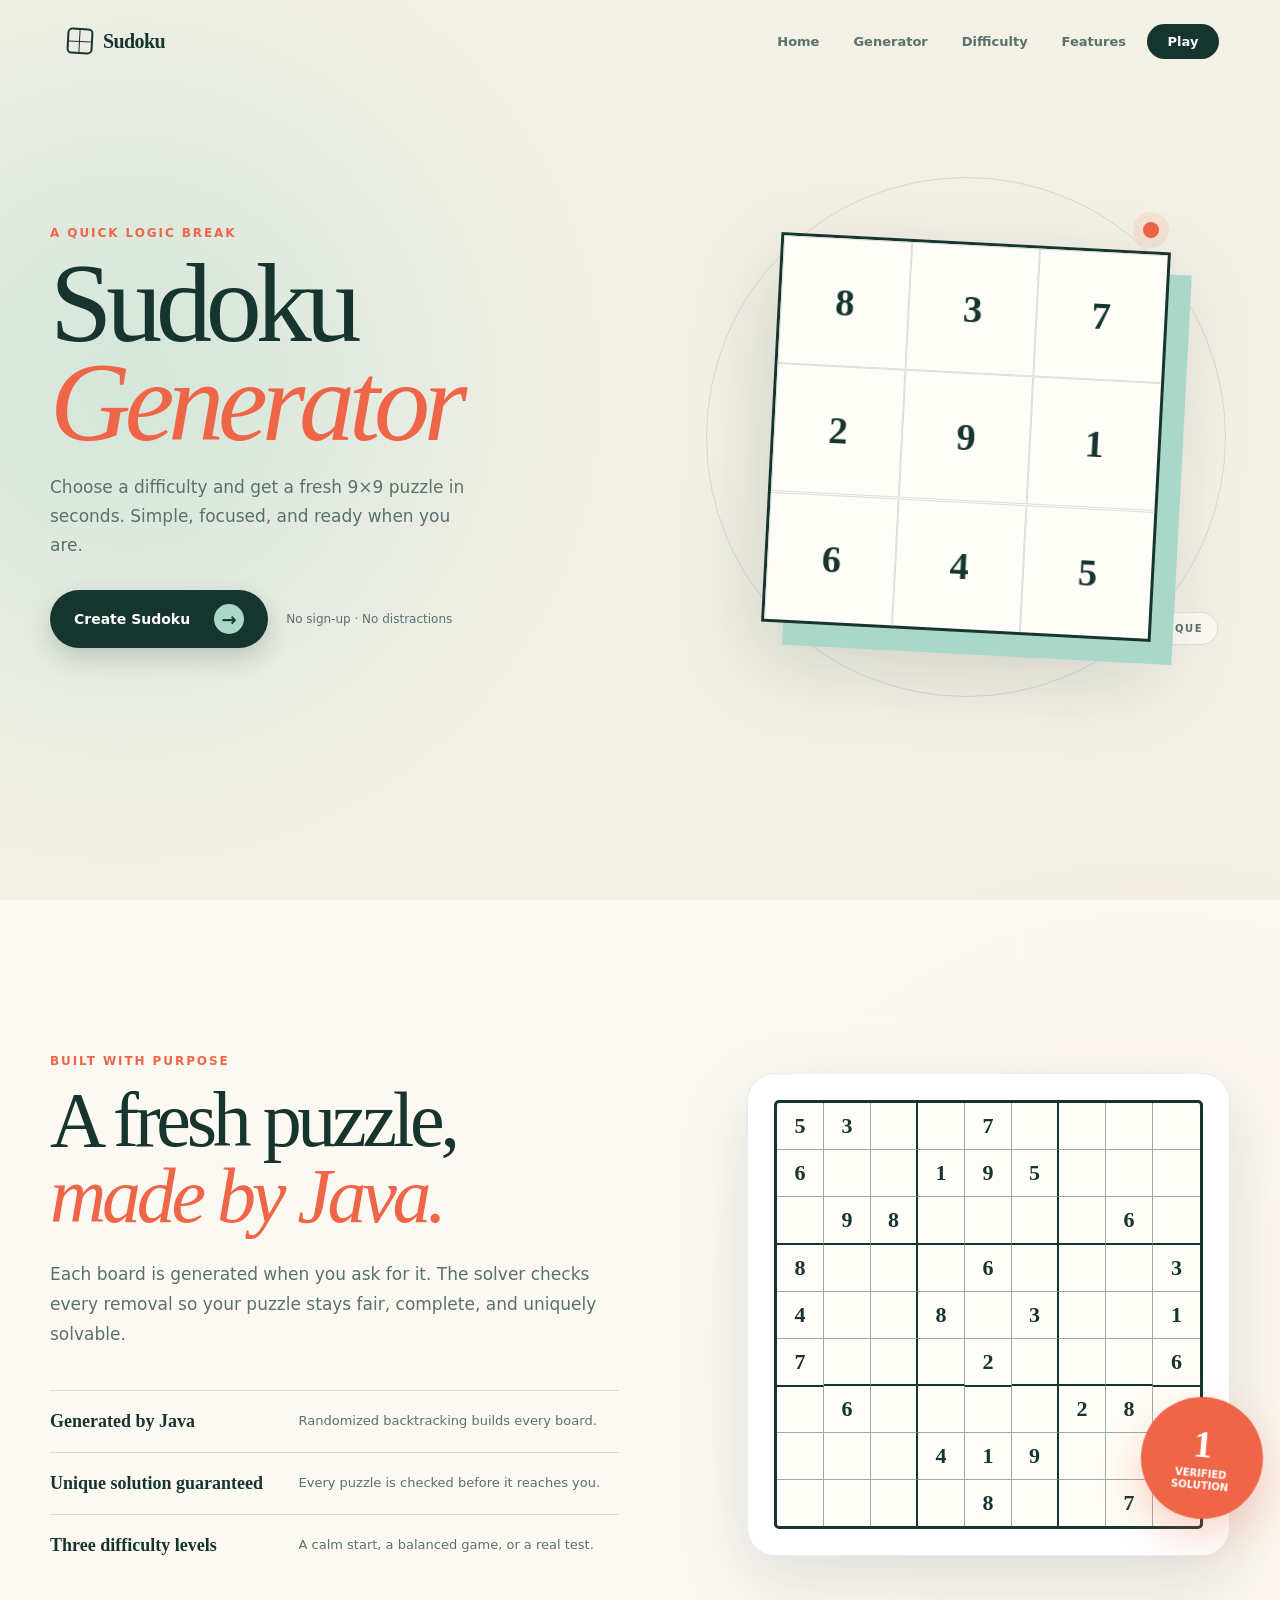
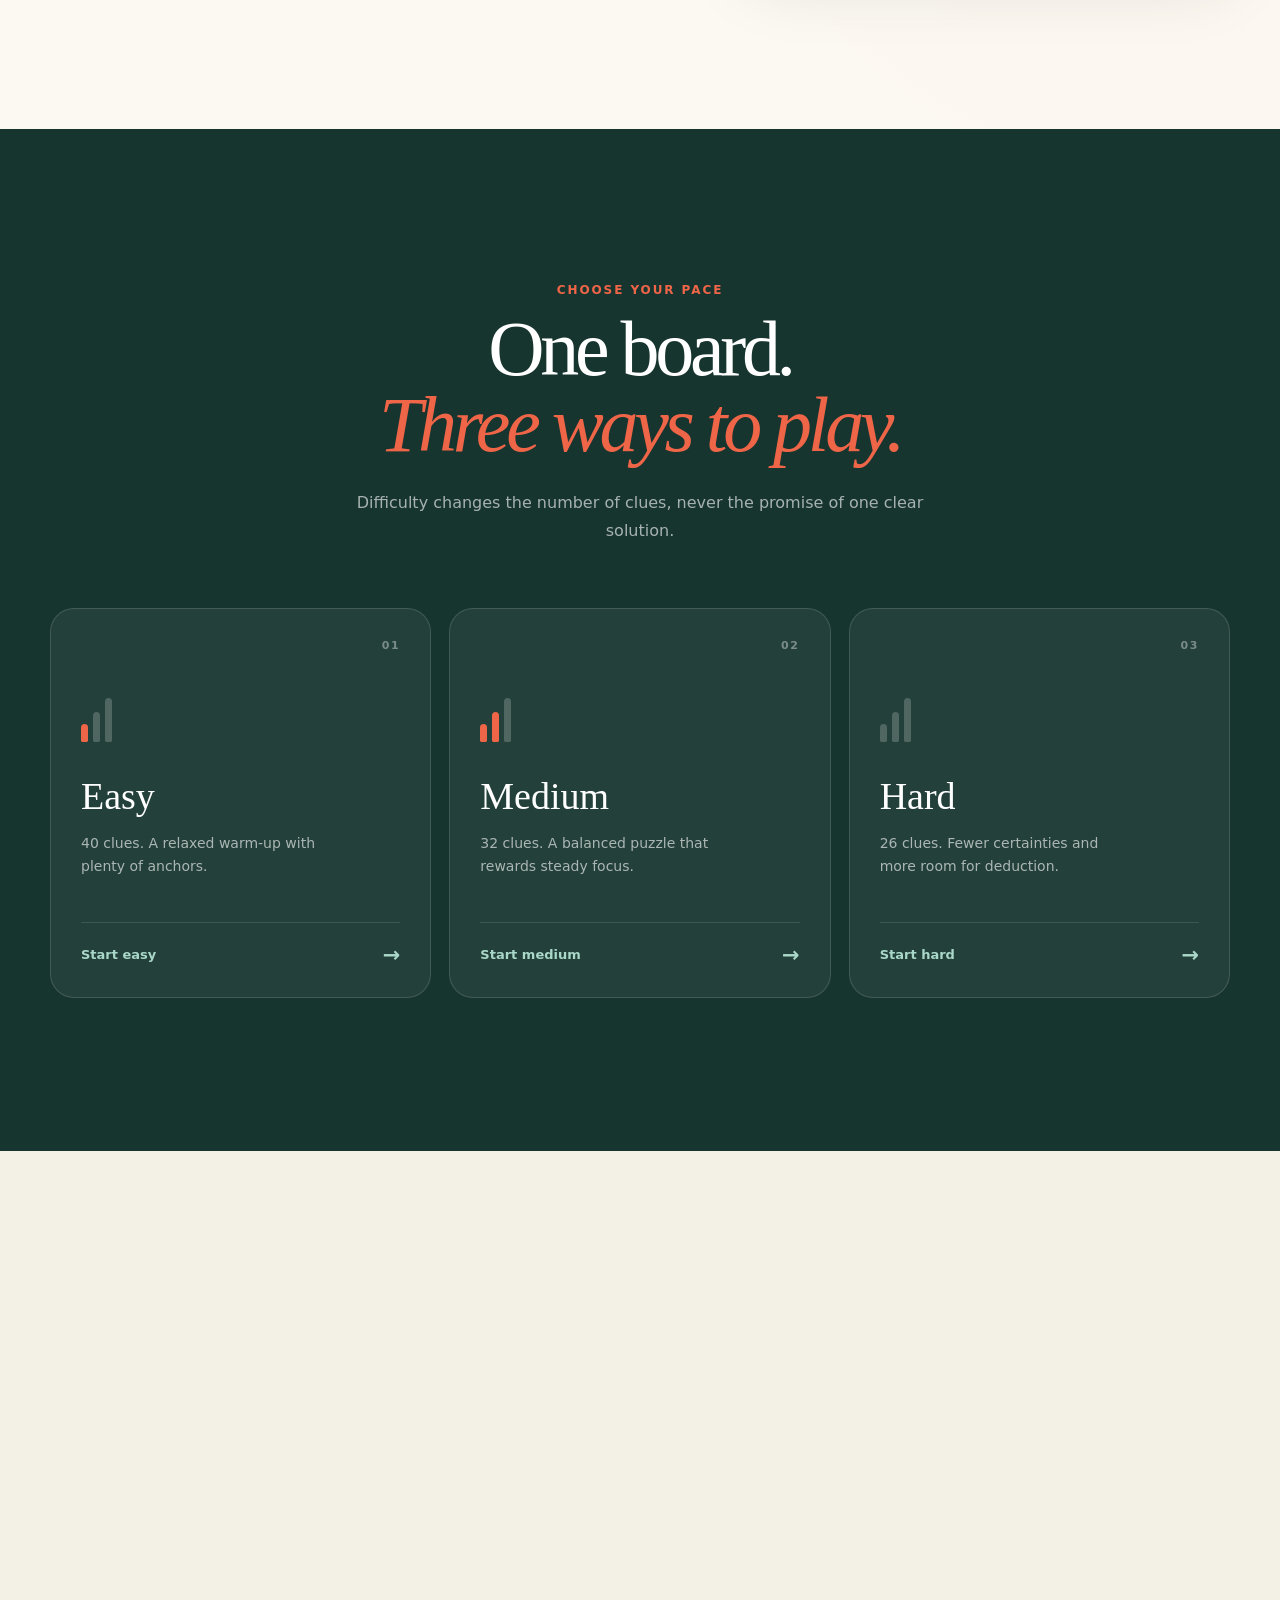
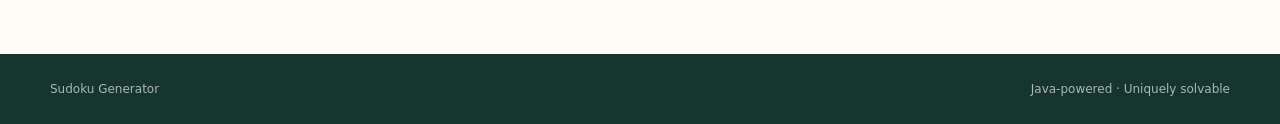
<file: src/main/resources/static/index.html>
<!DOCTYPE html>
<html lang="en">
<head>
  <meta charset="UTF-8">
  <meta name="viewport" content="width=device-width, initial-scale=1.0">
  <meta name="description" content="Generate unique Sudoku puzzles and solve them in a focused, interactive player.">
  <title>Sudoku Generator</title>
  <link rel="stylesheet" href="styles.css">
</head>
<body class="home-page motion-pending">
  <a class="skip-link" href="#main-content">Skip to content</a>

  <header class="site-header" data-site-header>
    <nav class="site-nav" aria-label="Primary navigation">
      <a class="nav-brand" href="#home" aria-label="Sudoku Generator home">
        <span class="nav-brand-grid" aria-hidden="true"><i></i><i></i><i></i><i></i></span>
        <span>Sudoku</span>
      </a>

      <button
        class="nav-menu-button"
        type="button"
        aria-expanded="false"
        aria-controls="primary-nav-links"
        aria-label="Open navigation menu"
        data-menu-button
      >
        <span></span><span></span>
      </button>

      <div class="nav-links" id="primary-nav-links" data-nav-links>
        <a href="#home">Home</a>
        <a href="#generator">Generator</a>
        <a href="#difficulty">Difficulty</a>
        <a href="#features">Features</a>
        <a class="nav-play" href="difficulty.html" data-page-link>Play</a>
      </div>
    </nav>
  </header>

  <main class="home-main" id="main-content">
    <section class="home-section hero-section" id="home" aria-labelledby="page-title">
      <div class="home-container hero-layout">
        <div class="hero-copy">
          <p class="eyebrow hero-eyebrow">A QUICK LOGIC BREAK</p>
          <h1 id="page-title" class="hero-title">Sudoku<br><span>Generator</span></h1>
          <p class="intro hero-intro">
            Choose a difficulty and get a fresh 9×9 puzzle in seconds.
            Simple, focused, and ready when you are.
          </p>

          <div class="hero-actions">
            <a class="button button-primary button-large hero-button" href="difficulty.html" data-page-link>
              Create Sudoku
              <span class="button-arrow" aria-hidden="true">→</span>
            </a>
            <p class="small-note">No sign-up · No distractions</p>
          </div>
        </div>

        <div class="hero-visual" aria-hidden="true">
          <div class="hero-orbit"></div>
          <div class="brand-mark hero-board">
            <span>8</span><span>3</span><span>7</span>
            <span>2</span><span>9</span><span>1</span>
            <span>6</span><span>4</span><span>5</span>
          </div>
          <span class="hero-caption">9 × 9 · UNIQUE</span>
        </div>
      </div>
    </section>

    <section class="home-section generator-section" id="generator" aria-labelledby="generator-title">
      <div class="home-container generator-layout">
        <div class="section-copy" data-reveal>
          <p class="eyebrow">BUILT WITH PURPOSE</p>
          <h2 id="generator-title">A fresh puzzle,<br><span>made by Java.</span></h2>
          <p class="section-intro">
            Each board is generated when you ask for it. The solver checks every removal so your puzzle stays fair, complete, and uniquely solvable.
          </p>

          <ul class="generator-points" aria-label="Generator guarantees">
            <li data-reveal data-reveal-order="0"><strong>Generated by Java</strong><span>Randomized backtracking builds every board.</span></li>
            <li data-reveal data-reveal-order="1"><strong>Unique solution guaranteed</strong><span>Every puzzle is checked before it reaches you.</span></li>
            <li data-reveal data-reveal-order="2"><strong>Three difficulty levels</strong><span>A calm start, a balanced game, or a real test.</span></li>
          </ul>
        </div>

        <div class="generator-visual" data-reveal data-reveal-board>
          <div
            class="motion-sudoku-board"
            data-motion-board
            data-board="530070000600195000098000060800060003400803001700020006060000280000419005000080079"
            aria-hidden="true"
          ></div>
          <div class="generator-badge">
            <strong>1</strong>
            <span>verified solution</span>
          </div>
        </div>
      </div>
    </section>

    <section class="home-section difficulty-showcase" id="difficulty" aria-labelledby="difficulty-title">
      <div class="home-container">
        <div class="centered-heading" data-reveal>
          <p class="eyebrow">CHOOSE YOUR PACE</p>
          <h2 id="difficulty-title">One board.<br><span>Three ways to play.</span></h2>
          <p>Difficulty changes the number of clues, never the promise of one clear solution.</p>
        </div>

        <div class="difficulty-showcase-grid">
          <a class="difficulty-showcase-card easy" href="result.html?difficulty=Easy" data-page-link data-reveal data-reveal-order="0">
            <span class="showcase-number">01</span>
            <span class="level-icon" aria-hidden="true"><i></i><i></i><i></i></span>
            <strong>Easy</strong>
            <p>40 clues. A relaxed warm-up with plenty of anchors.</p>
            <span class="showcase-link">Start easy <i aria-hidden="true">→</i></span>
          </a>

          <a class="difficulty-showcase-card medium" href="result.html?difficulty=Medium" data-page-link data-reveal data-reveal-order="1">
            <span class="showcase-number">02</span>
            <span class="level-icon" aria-hidden="true"><i></i><i></i><i></i></span>
            <strong>Medium</strong>
            <p>32 clues. A balanced puzzle that rewards steady focus.</p>
            <span class="showcase-link">Start medium <i aria-hidden="true">→</i></span>
          </a>

          <a class="difficulty-showcase-card hard" href="result.html?difficulty=Hard" data-page-link data-reveal data-reveal-order="2">
            <span class="showcase-number">03</span>
            <span class="level-icon" aria-hidden="true"><i></i><i></i><i></i></span>
            <strong>Hard</strong>
            <p>26 clues. Fewer certainties and more room for deduction.</p>
            <span class="showcase-link">Start hard <i aria-hidden="true">→</i></span>
          </a>
        </div>
      </div>
    </section>

    <section class="home-section features-section" id="features" aria-labelledby="features-title">
      <div class="home-container">
        <div class="features-heading" data-reveal>
          <div>
            <p class="eyebrow">A SOLVER THAT STAYS OUT OF THE WAY</p>
            <h2 id="features-title">Everything you need.<br><span>Nothing you don’t.</span></h2>
          </div>
          <p>Clear feedback when you need it, quiet focus when you don’t.</p>
        </div>

        <div class="feature-grid">
          <article class="feature-card feature-card-wide" data-reveal data-reveal-order="0">
            <span class="feature-icon keyboard-icon" aria-hidden="true"><i>1</i><i>2</i><i>3</i></span>
            <div><h3>Keyboard Input</h3><p>Enter numbers, erase values, and move through the board without leaving the keyboard.</p></div>
          </article>
          <article class="feature-card" data-reveal data-reveal-order="1">
            <span class="feature-icon conflict-icon" aria-hidden="true">!</span>
            <div><h3>Conflict Detection</h3><p>Duplicates are marked immediately across rows, columns, and boxes.</p></div>
          </article>
          <article class="feature-card" data-reveal data-reveal-order="2">
            <span class="feature-icon check-icon" aria-hidden="true">✓</span>
            <div><h3>Check Progress</h3><p>See what is right and wrong without revealing untouched answers.</p></div>
          </article>
          <article class="feature-card" data-reveal data-reveal-order="3">
            <span class="feature-icon hint-icon" aria-hidden="true">✦</span>
            <div><h3>Hints</h3><p>Use up to three gentle nudges when your next move is not clear.</p></div>
          </article>
          <article class="feature-card feature-card-wide timer-feature" data-reveal data-reveal-order="4">
            <span class="feature-time" aria-hidden="true">08:42</span>
            <div><h3>Timer</h3><p>Your time starts with the puzzle and pauses when you reveal the solution.</p></div>
          </article>
        </div>
      </div>
    </section>

    <section class="home-section final-cta-section" id="play" aria-labelledby="play-title">
      <div class="final-cta" data-reveal>
        <p class="eyebrow">YOUR NEXT MOVE IS READY</p>
        <h2 id="play-title">Take a quiet moment.<br><span>Start a puzzle.</span></h2>
        <a class="button button-primary button-large cta-button" href="difficulty.html" data-page-link>
          Start a Puzzle
          <span class="button-arrow" aria-hidden="true">→</span>
        </a>
      </div>
    </section>
  </main>

  <footer class="site-footer">
    <span>Sudoku Generator</span>
    <span>Java-powered · Uniquely solvable</span>
  </footer>

  <script src="script.js"></script>
</body>
</html>
</file>
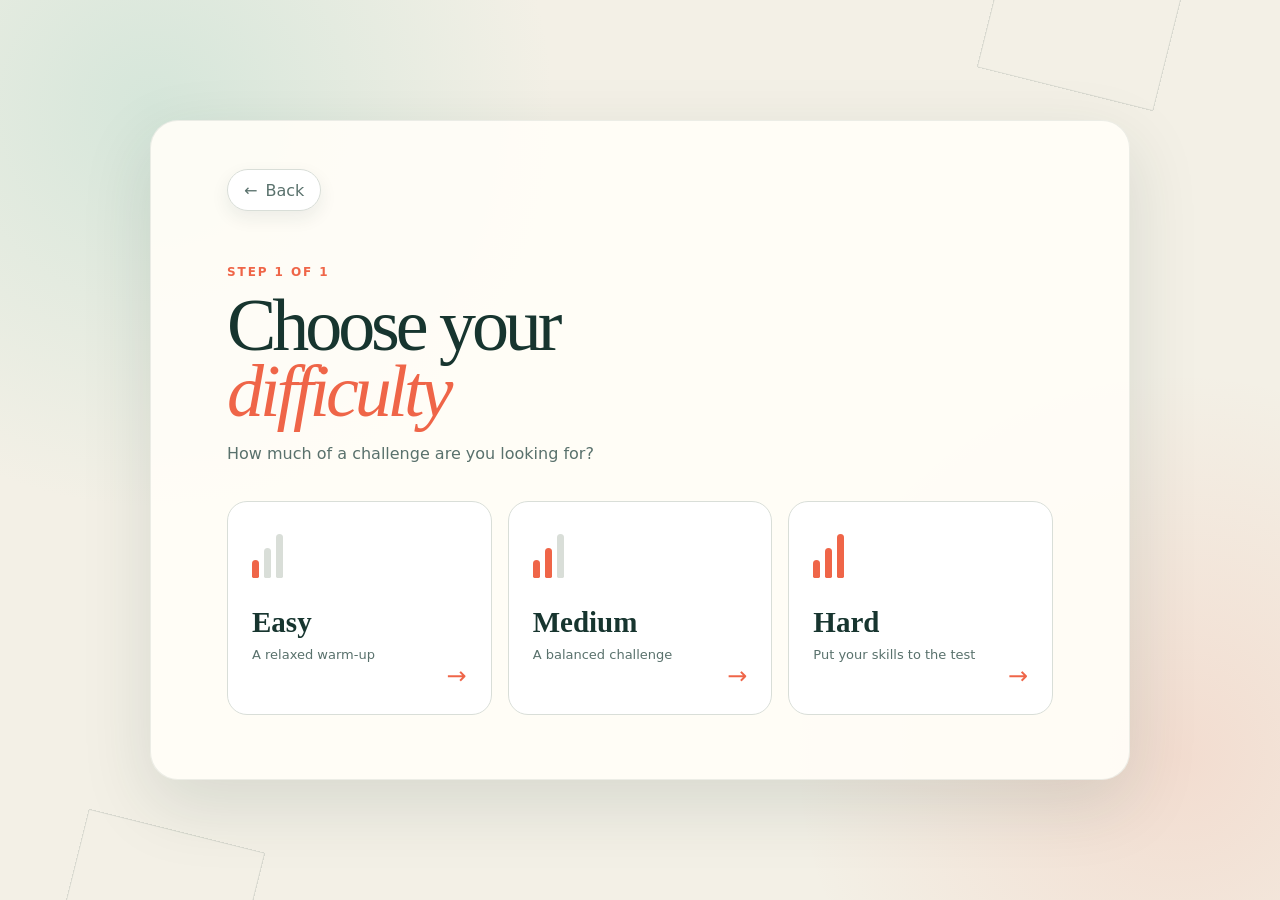
<file: src/main/resources/static/difficulty.html>
<!DOCTYPE html>
<html lang="en">
<head>
  <meta charset="UTF-8">
  <meta name="viewport" content="width=device-width, initial-scale=1.0">
  <meta name="description" content="Choose a difficulty for your Sudoku puzzle.">
  <title>Choose Difficulty | Sudoku Generator</title>
  <link rel="stylesheet" href="styles.css">
</head>
<body class="difficulty-page motion-pending">
  <main class="page-shell">
    <section class="content-card difficulty-card" aria-labelledby="page-title" data-page-card>
      <button
        class="back-link back-button"
        type="button"
        data-back-button
        data-fallback="index.html"
        aria-label="Go back to the previous page"
      >
        <span aria-hidden="true">←</span> Back
      </button>

      <div class="section-heading">
        <p class="eyebrow">STEP 1 OF 1</p>
        <h1 id="page-title">Choose your<br><span>difficulty</span></h1>
        <p>How much of a challenge are you looking for?</p>
      </div>

      <div class="difficulty-options">
        <a class="difficulty-option easy" href="result.html?difficulty=Easy" data-page-link data-difficulty-order="0">
          <span class="level-icon" aria-hidden="true">
            <i></i><i></i><i></i>
          </span>
          <span class="level-text">
            <strong>Easy</strong>
            <small>A relaxed warm-up</small>
          </span>
          <span class="option-arrow" aria-hidden="true">→</span>
        </a>

        <a class="difficulty-option medium" href="result.html?difficulty=Medium" data-page-link data-difficulty-order="1">
          <span class="level-icon" aria-hidden="true">
            <i></i><i></i><i></i>
          </span>
          <span class="level-text">
            <strong>Medium</strong>
            <small>A balanced challenge</small>
          </span>
          <span class="option-arrow" aria-hidden="true">→</span>
        </a>

        <a class="difficulty-option hard" href="result.html?difficulty=Hard" data-page-link data-difficulty-order="2">
          <span class="level-icon" aria-hidden="true">
            <i></i><i></i><i></i>
          </span>
          <span class="level-text">
            <strong>Hard</strong>
            <small>Put your skills to the test</small>
          </span>
          <span class="option-arrow" aria-hidden="true">→</span>
        </a>
      </div>
    </section>
  </main>

  <script src="script.js"></script>
</body>
</html>
</file>
<file: src/main/resources/static/styles.css>
:root {
  --ink: #17352f;
  --ink-soft: #59716c;
  --paper: #fffdf7;
  --paper-deep: #f3f0e6;
  --accent: #ef6548;
  --accent-dark: #d94d33;
  --mint: #a9d7c8;
  --line: #d9ded8;
  --grid-line: #9ca9a4;
  --shadow: 0 24px 70px rgba(23, 53, 47, 0.13);
  --radius-large: 28px;
  --radius-small: 14px;
  --motion-fast: 160ms;
  --motion-normal: 280ms;
  --motion-slow: 620ms;
  --ease-standard: cubic-bezier(0.22, 1, 0.36, 1);
  --ease-press: cubic-bezier(0.4, 0, 0.2, 1);
}

* {
  box-sizing: border-box;
}

html {
  min-height: 100%;
  scroll-behavior: smooth;
  scroll-padding-top: 92px;
}

body {
  min-height: 100vh;
  margin: 0;
  overflow-x: hidden;
  color: var(--ink);
  background:
    radial-gradient(circle at 12% 12%, rgba(169, 215, 200, 0.4), transparent 25rem),
    radial-gradient(circle at 92% 84%, rgba(239, 101, 72, 0.14), transparent 24rem),
    var(--paper-deep);
  font-family: Inter, ui-sans-serif, system-ui, -apple-system, BlinkMacSystemFont, "Segoe UI", sans-serif;
}

body::before,
body::after {
  position: fixed;
  z-index: -1;
  width: 180px;
  height: 180px;
  border: 1px solid rgba(23, 53, 47, 0.12);
  content: "";
  transform: rotate(14deg);
}

body::before {
  top: -90px;
  right: 8%;
}

body::after {
  bottom: -110px;
  left: 5%;
}

a {
  color: inherit;
}

button,
a {
  -webkit-tap-highlight-color: transparent;
}

.page-shell,
.result-shell {
  display: grid;
  min-height: 100vh;
  place-items: center;
  padding: 32px 20px;
}

.hero-card,
.content-card,
.result-card {
  width: min(100%, 980px);
  overflow: hidden;
  border: 1px solid rgba(23, 53, 47, 0.08);
  border-radius: var(--radius-large);
  background: rgba(255, 253, 247, 0.94);
  box-shadow: var(--shadow);
}

.hero-card {
  position: relative;
  padding: 72px clamp(32px, 8vw, 92px);
}

.hero-card::after {
  position: absolute;
  right: -120px;
  bottom: -180px;
  width: 430px;
  height: 430px;
  border: 76px solid rgba(169, 215, 200, 0.34);
  border-radius: 50%;
  content: "";
}

.brand-mark {
  position: absolute;
  top: 50%;
  right: clamp(42px, 9vw, 110px);
  z-index: 1;
  display: grid;
  width: min(31vw, 260px);
  aspect-ratio: 1;
  grid-template-columns: repeat(3, 1fr);
  border: 3px solid var(--ink);
  background: var(--paper);
  box-shadow: 16px 16px 0 var(--mint);
  transform: translateY(-50%) rotate(3deg);
}

.brand-mark span {
  display: grid;
  place-items: center;
  border: 1px solid var(--line);
  font-family: Georgia, "Times New Roman", serif;
  font-size: clamp(18px, 2.5vw, 30px);
  font-weight: 700;
}

.brand-mark span:nth-child(3n) {
  border-right: 0;
}

.brand-mark span:nth-child(n + 7) {
  border-bottom: 0;
}

.eyebrow {
  margin: 0 0 14px;
  color: var(--accent);
  font-size: 12px;
  font-weight: 800;
  letter-spacing: 0.16em;
}

h1,
h2,
p {
  margin-top: 0;
}

h1 {
  max-width: 620px;
  margin-bottom: 22px;
  font-family: Georgia, "Times New Roman", serif;
  font-size: clamp(52px, 8vw, 88px);
  font-weight: 500;
  letter-spacing: -0.055em;
  line-height: 0.88;
}

h1 span {
  color: var(--accent);
  font-style: italic;
}

.intro {
  position: relative;
  z-index: 2;
  max-width: 430px;
  margin-bottom: 30px;
  color: var(--ink-soft);
  font-size: 17px;
  line-height: 1.7;
}

.button {
  display: inline-flex;
  min-height: 50px;
  align-items: center;
  justify-content: center;
  gap: 24px;
  border: 0;
  border-radius: 999px;
  cursor: pointer;
  font: inherit;
  font-size: 14px;
  font-weight: 800;
  text-decoration: none;
  transition: transform 180ms ease, box-shadow 180ms ease, background 180ms ease;
}

.button:hover {
  transform: translateY(-2px);
}

.button:disabled {
  cursor: not-allowed;
  opacity: 0.55;
  transform: none;
}

.button:focus-visible,
.difficulty-option:focus-visible,
.back-link:focus-visible {
  outline: 3px solid rgba(239, 101, 72, 0.35);
  outline-offset: 4px;
}

.button-large {
  position: relative;
  z-index: 2;
  min-width: 206px;
  min-height: 58px;
  padding: 0 22px 0 28px;
}

.button-primary {
  padding-right: 24px;
  padding-left: 24px;
  color: #fff;
  background: var(--ink);
  box-shadow: 0 10px 24px rgba(23, 53, 47, 0.2);
}

.button-primary:hover {
  background: #21483f;
  box-shadow: 0 14px 28px rgba(23, 53, 47, 0.24);
}

.button-arrow {
  display: grid;
  width: 30px;
  height: 30px;
  place-items: center;
  border-radius: 50%;
  color: var(--ink);
  background: var(--mint);
  font-size: 18px;
}

.small-note {
  position: relative;
  z-index: 2;
  margin: 18px 0 0 18px;
  color: var(--ink-soft);
  font-size: 12px;
}

.content-card {
  position: relative;
  padding: 48px clamp(28px, 7vw, 76px) 64px;
}

.back-link {
  display: inline-flex;
  align-items: center;
  gap: 8px;
  color: var(--ink-soft);
  font-size: 14px;
  font-weight: 700;
  text-decoration: none;
}

.back-button {
  min-height: 42px;
  padding: 0 16px;
  border: 1px solid var(--line);
  border-radius: 999px;
  cursor: pointer;
  background: #fff;
  box-shadow: 0 7px 18px rgba(23, 53, 47, 0.08);
  font: inherit;
  transition: border-color 180ms ease, color 180ms ease, transform 180ms ease;
}

.back-button:hover {
  border-color: rgba(239, 101, 72, 0.5);
  transform: translateY(-2px);
}

.back-link:hover {
  color: var(--accent);
}

.section-heading {
  margin: 54px 0 38px;
}

.section-heading h1 {
  margin-bottom: 20px;
  font-size: clamp(46px, 7vw, 74px);
}

.section-heading > p:last-child {
  margin: 0;
  color: var(--ink-soft);
  font-size: 16px;
}

.difficulty-options {
  display: grid;
  grid-template-columns: repeat(3, 1fr);
  gap: 16px;
}

.difficulty-option {
  display: flex;
  min-height: 210px;
  flex-direction: column;
  padding: 24px;
  border: 1px solid var(--line);
  border-radius: 20px;
  background: #fff;
  text-decoration: none;
  transition: border-color 180ms ease, box-shadow 180ms ease, transform 180ms ease;
}

.difficulty-option:hover {
  border-color: rgba(239, 101, 72, 0.5);
  box-shadow: 0 18px 35px rgba(23, 53, 47, 0.1);
  transform: translateY(-5px);
}

.level-icon {
  display: flex;
  height: 52px;
  align-items: flex-end;
  gap: 5px;
  margin-bottom: 28px;
}

.level-icon i {
  display: block;
  width: 7px;
  border-radius: 5px 5px 2px 2px;
  background: var(--line);
}

.level-icon i:nth-child(1) {
  height: 18px;
}

.level-icon i:nth-child(2) {
  height: 30px;
}

.level-icon i:nth-child(3) {
  height: 44px;
}

.easy .level-icon i:first-child,
.medium .level-icon i:nth-child(-n + 2),
.hard .level-icon i {
  background: var(--accent);
}

.level-text {
  display: flex;
  flex-direction: column;
  gap: 8px;
}

.level-text strong {
  font-family: Georgia, "Times New Roman", serif;
  font-size: 29px;
}

.level-text small {
  color: var(--ink-soft);
  font-size: 13px;
}

.option-arrow {
  align-self: flex-end;
  margin-top: auto;
  color: var(--accent);
  font-size: 24px;
}

.result-shell {
  padding-top: 26px;
  padding-bottom: 26px;
}

.result-card {
  width: min(100%, 1080px);
  padding: clamp(28px, 5vw, 54px);
}

.result-back-button {
  margin-bottom: 28px;
}

.result-header {
  display: flex;
  align-items: flex-end;
  justify-content: space-between;
  gap: 30px;
  margin-bottom: 38px;
}

.result-header h1 {
  margin: 0;
  font-size: clamp(44px, 6vw, 70px);
}

.puzzle-meta {
  display: flex;
  flex-wrap: wrap;
  gap: 28px;
  margin: 0;
}

.puzzle-meta div {
  min-width: 108px;
  padding-left: 14px;
  border-left: 2px solid var(--mint);
}

.puzzle-meta dt {
  margin-bottom: 6px;
  color: var(--ink-soft);
  font-size: 11px;
  font-weight: 700;
  letter-spacing: 0.08em;
  text-transform: uppercase;
}

.puzzle-meta dd {
  margin: 0;
  font-family: Georgia, "Times New Roman", serif;
  font-size: 19px;
  font-weight: 700;
}

.game-area {
  display: grid;
  grid-template-columns: minmax(0, 540px) minmax(210px, 1fr);
  gap: clamp(30px, 6vw, 64px);
  align-items: start;
}

.board-panel {
  min-width: 0;
}

.sudoku-grid {
  display: grid;
  overflow: hidden;
  width: 100%;
  aspect-ratio: 1;
  grid-template-columns: repeat(9, 1fr);
  border: 3px solid var(--ink);
  border-radius: 5px;
  background: #fff;
}

.sudoku-grid.loading,
.sudoku-grid.error {
  place-items: center;
}

.grid-status {
  display: flex;
  min-height: 100%;
  align-items: center;
  justify-content: center;
  flex-direction: column;
  grid-column: 1 / -1;
  gap: 10px;
  padding: 30px;
  color: var(--ink-soft);
  text-align: center;
}

.grid-status strong {
  color: var(--ink);
  font-family: Georgia, "Times New Roman", serif;
  font-size: clamp(22px, 4vw, 31px);
}

.grid-status span:last-child {
  max-width: 300px;
  font-size: 13px;
  line-height: 1.5;
}

.loading-spinner {
  width: 34px;
  height: 34px;
  border: 4px solid var(--mint);
  border-top-color: var(--accent);
  border-radius: 50%;
  animation: spin 700ms linear infinite;
}

.grid-error strong {
  color: var(--accent-dark);
}

@keyframes spin {
  to {
    transform: rotate(360deg);
  }
}

.sudoku-cell {
  display: grid;
  min-width: 0;
  place-items: center;
  padding: 0;
  border-top: 0;
  border-left: 0;
  border-right: 1px solid var(--grid-line);
  border-bottom: 1px solid var(--grid-line);
  color: var(--ink);
  cursor: pointer;
  background: #fff;
  font-family: Georgia, "Times New Roman", serif;
  font-size: clamp(18px, 3.6vw, 31px);
  font-weight: 700;
  transition: background 120ms ease, color 120ms ease, box-shadow 120ms ease;
}

.sudoku-cell:hover {
  background: rgba(169, 215, 200, 0.18);
}

.sudoku-cell:focus-visible {
  position: relative;
  z-index: 2;
  outline: 3px solid rgba(239, 101, 72, 0.55);
  outline-offset: -4px;
}

.sudoku-cell.fixed {
  color: #102a25;
  cursor: default;
  background: rgba(23, 53, 47, 0.035);
  font-weight: 800;
}

.sudoku-cell.user-entry {
  color: #d94d33;
  font-weight: 600;
}

.sudoku-cell.related {
  background: rgba(169, 215, 200, 0.28);
}

.sudoku-cell.selected {
  position: relative;
  z-index: 1;
  background: rgba(169, 215, 200, 0.62);
  box-shadow: inset 0 0 0 3px var(--accent);
}

.sudoku-cell.hinted {
  color: #a84530;
  background: rgba(239, 101, 72, 0.1);
}

.sudoku-cell.correct {
  color: #28725b;
  background: rgba(75, 153, 125, 0.14);
}

.sudoku-cell.incorrect,
.sudoku-cell.conflict {
  color: #bd2d2d;
  background: rgba(204, 55, 55, 0.14);
  box-shadow: inset 0 0 0 2px rgba(189, 45, 45, 0.55);
}

.sudoku-cell:nth-child(9n) {
  border-right: 0;
}

.sudoku-cell:nth-child(n + 73) {
  border-bottom: 0;
}

.sudoku-cell.box-right {
  border-right: 3px solid var(--ink);
}

.sudoku-cell.box-bottom {
  border-bottom: 3px solid var(--ink);
}

.sudoku-cell.empty {
  color: transparent;
}

.sudoku-cell.revealed {
  color: var(--accent);
  background: rgba(239, 101, 72, 0.07);
  animation: reveal 260ms ease both;
}

.number-pad {
  display: grid;
  grid-template-columns: repeat(5, minmax(0, 1fr));
  gap: 8px;
  margin-top: 14px;
}

.number-key {
  min-height: 54px;
  border: 1px solid var(--line);
  border-radius: 12px;
  color: var(--ink);
  cursor: pointer;
  background: #fff;
  box-shadow: 0 5px 14px rgba(23, 53, 47, 0.06);
  font: inherit;
  font-size: 19px;
  font-weight: 800;
  transition: border-color 150ms ease, background 150ms ease, transform 150ms ease;
}

.number-key:hover:not(:disabled) {
  border-color: var(--accent);
  background: rgba(169, 215, 200, 0.24);
  transform: translateY(-2px);
}

.number-key:focus-visible {
  outline: 3px solid rgba(239, 101, 72, 0.35);
  outline-offset: 2px;
}

.number-key:disabled {
  cursor: not-allowed;
  opacity: 0.5;
}

.erase-key {
  color: var(--accent-dark);
  font-size: 13px;
}

@keyframes reveal {
  from {
    opacity: 0;
    transform: scale(0.7);
  }
  to {
    opacity: 1;
    transform: scale(1);
  }
}

.grid-message {
  margin: 13px 0 0;
  color: var(--ink-soft);
  font-size: 12px;
  text-align: center;
}

.action-panel {
  display: flex;
  flex-direction: column;
  gap: 12px;
}

.hints-remaining {
  margin: 0 0 4px;
  padding: 10px 14px;
  border-radius: 12px;
  color: var(--ink-soft);
  background: rgba(169, 215, 200, 0.2);
  font-size: 12px;
  font-weight: 700;
  text-align: center;
}

.completion-panel {
  padding: 16px;
  border: 1px solid rgba(40, 114, 91, 0.3);
  border-radius: 14px;
  background: rgba(75, 153, 125, 0.12);
  text-align: center;
}

.completion-panel[hidden] {
  display: none;
}

.completion-panel strong,
.completion-panel span {
  display: block;
}

.completion-panel strong {
  margin-bottom: 7px;
  color: #28725b;
  font-family: Georgia, "Times New Roman", serif;
  font-size: 21px;
}

.completion-panel span {
  color: var(--ink-soft);
  font-size: 12px;
  line-height: 1.5;
}

.action-copy {
  margin-bottom: 20px;
}

.action-number {
  display: block;
  margin-bottom: 18px;
  color: var(--accent);
  font-size: 12px;
  font-weight: 800;
  letter-spacing: 0.12em;
}

.action-copy h2 {
  margin-bottom: 10px;
  font-family: Georgia, "Times New Roman", serif;
  font-size: 31px;
}

.action-copy p {
  max-width: 250px;
  margin: 0;
  color: var(--ink-soft);
  font-size: 14px;
  line-height: 1.6;
}

.action-panel .button {
  width: 100%;
}

.button-secondary {
  border: 1px solid var(--ink);
  color: var(--ink);
  background: transparent;
}

.button-secondary:hover {
  background: rgba(169, 215, 200, 0.25);
}

.button-ghost {
  color: var(--ink-soft);
  background: transparent;
}

.button-ghost:hover {
  color: var(--accent);
}

@media (max-width: 760px) {
  .hero-card {
    padding-top: 54px;
    padding-bottom: 360px;
    text-align: center;
  }

  .hero-card h1,
  .intro {
    margin-right: auto;
    margin-left: auto;
  }

  .small-note {
    margin-left: 0;
  }

  .brand-mark {
    top: auto;
    right: 50%;
    bottom: 58px;
    width: 236px;
    transform: translateX(50%) rotate(3deg);
  }

  .difficulty-options {
    grid-template-columns: 1fr;
  }

  .difficulty-option {
    min-height: 150px;
  }

  .level-icon {
    margin-bottom: 18px;
  }

  .result-header {
    align-items: flex-start;
    flex-direction: column;
  }

  .game-area {
    grid-template-columns: 1fr;
  }

  .action-panel {
    max-width: none;
  }

  .number-key {
    min-height: 58px;
  }

  .action-copy {
    margin-bottom: 8px;
  }

  .action-copy p {
    max-width: none;
  }
}

@media (max-width: 430px) {
  .page-shell,
  .result-shell {
    padding: 12px;
  }

  .hero-card,
  .content-card,
  .result-card {
    border-radius: 20px;
  }

  .hero-card {
    padding-right: 22px;
    padding-bottom: 322px;
    padding-left: 22px;
  }

  .brand-mark {
    bottom: 46px;
    width: 210px;
  }

  .content-card,
  .result-card {
    padding: 28px 20px;
  }

  .section-heading {
    margin-top: 42px;
  }

  .puzzle-meta {
    width: 100%;
    gap: 12px;
  }

  .puzzle-meta div {
    min-width: 0;
    flex: 1;
  }

  .puzzle-meta div:last-child {
    flex-basis: 100%;
  }

  .sudoku-cell {
    font-size: clamp(16px, 6vw, 23px);
  }

  .number-pad {
    gap: 6px;
  }

  .number-key {
    min-height: 52px;
    border-radius: 10px;
    font-size: 17px;
  }

  .erase-key {
    font-size: 11px;
  }
}

@media (prefers-reduced-motion: reduce) {
  *,
  *::before,
  *::after {
    scroll-behavior: auto !important;
    animation-duration: 0.01ms !important;
    animation-iteration-count: 1 !important;
    transition-duration: 0.01ms !important;
  }
}

/* Motion system and long-form home page */

@view-transition {
  navigation: auto;
}

::view-transition-old(root) {
  animation: page-view-out var(--motion-fast) var(--ease-standard) both;
}

::view-transition-new(root) {
  animation: page-view-in var(--motion-normal) var(--ease-standard) both;
}

.skip-link {
  position: fixed;
  top: 12px;
  left: 12px;
  z-index: 100;
  padding: 11px 16px;
  border-radius: 999px;
  color: #fff;
  background: var(--ink);
  font-size: 13px;
  font-weight: 800;
  text-decoration: none;
  transform: translateY(-150%);
  transition: transform var(--motion-fast) var(--ease-standard);
}

.skip-link:focus {
  transform: translateY(0);
}

.site-header {
  position: fixed;
  top: 0;
  right: 0;
  left: 0;
  z-index: 50;
  padding: 14px 20px;
  transition:
    padding var(--motion-normal) var(--ease-standard),
    background var(--motion-normal) ease,
    box-shadow var(--motion-normal) ease,
    backdrop-filter var(--motion-normal) ease;
}

.site-header.is-scrolled {
  padding-top: 9px;
  padding-bottom: 9px;
  background: rgba(255, 253, 247, 0.78);
  box-shadow: 0 8px 30px rgba(23, 53, 47, 0.08);
  backdrop-filter: blur(18px) saturate(1.2);
  -webkit-backdrop-filter: blur(18px) saturate(1.2);
}

.site-nav {
  display: flex;
  width: min(100%, 1180px);
  min-height: 54px;
  align-items: center;
  justify-content: space-between;
  gap: 24px;
  margin: 0 auto;
  padding: 0 10px 0 16px;
  border: 1px solid transparent;
  border-radius: 999px;
}

.site-header.is-scrolled .site-nav {
  border-color: rgba(23, 53, 47, 0.07);
}

.nav-brand {
  display: inline-flex;
  align-items: center;
  gap: 10px;
  font-family: Georgia, "Times New Roman", serif;
  font-size: 20px;
  font-weight: 700;
  letter-spacing: -0.03em;
  text-decoration: none;
}

.nav-brand-grid {
  display: grid;
  width: 26px;
  height: 26px;
  grid-template-columns: repeat(2, 1fr);
  overflow: hidden;
  border: 2px solid var(--ink);
  border-radius: 5px;
  transform: rotate(3deg);
}

.nav-brand-grid i {
  border-right: 1px solid var(--ink);
  border-bottom: 1px solid var(--ink);
}

.nav-brand-grid i:nth-child(2n) {
  border-right: 0;
}

.nav-brand-grid i:nth-child(n + 3) {
  border-bottom: 0;
}

.nav-links {
  display: flex;
  align-items: center;
  gap: 8px;
}

.nav-links a {
  padding: 10px 13px;
  border-radius: 999px;
  color: var(--ink-soft);
  font-size: 13px;
  font-weight: 750;
  text-decoration: none;
  transition: color var(--motion-fast) ease, background var(--motion-fast) ease, transform var(--motion-fast) var(--ease-standard);
}

.nav-links a:hover,
.nav-links a:focus-visible {
  color: var(--ink);
  background: rgba(169, 215, 200, 0.22);
}

.nav-links .nav-play {
  min-width: 72px;
  color: #fff;
  background: var(--ink);
  text-align: center;
}

.nav-links .nav-play:hover,
.nav-links .nav-play:focus-visible {
  color: #fff;
  background: #21483f;
  transform: scale(1.03);
}

.nav-brand:focus-visible,
.nav-menu-button:focus-visible,
.difficulty-showcase-card:focus-visible {
  outline: 3px solid rgba(239, 101, 72, 0.42);
  outline-offset: 4px;
}

.nav-menu-button {
  display: none;
  width: 44px;
  height: 44px;
  place-items: center;
  padding: 0;
  border: 1px solid var(--line);
  border-radius: 50%;
  cursor: pointer;
  background: rgba(255, 253, 247, 0.92);
}

.nav-menu-button span {
  position: absolute;
  width: 17px;
  height: 2px;
  border-radius: 2px;
  background: var(--ink);
  transition: transform var(--motion-fast) var(--ease-standard);
}

.nav-menu-button span:first-child {
  transform: translateY(-4px);
}

.nav-menu-button span:last-child {
  transform: translateY(4px);
}

.nav-menu-button[aria-expanded="true"] span:first-child {
  transform: rotate(45deg);
}

.nav-menu-button[aria-expanded="true"] span:last-child {
  transform: rotate(-45deg);
}

.home-main {
  background:
    radial-gradient(circle at 10% 8%, rgba(169, 215, 200, 0.42), transparent 30rem),
    radial-gradient(circle at 90% 28%, rgba(239, 101, 72, 0.11), transparent 32rem),
    var(--paper-deep);
}

.home-section {
  position: relative;
  display: flex;
  min-height: 760px;
  align-items: center;
  padding: clamp(92px, 12vw, 156px) 24px;
}

.home-section:not(.hero-section) {
  content-visibility: auto;
  contain-intrinsic-size: auto 820px;
}

.home-container {
  width: min(100%, 1180px);
  margin: 0 auto;
}

.home-page h2 {
  margin-bottom: 26px;
  font-family: Georgia, "Times New Roman", serif;
  font-size: clamp(46px, 6.5vw, 78px);
  font-weight: 500;
  letter-spacing: -0.055em;
  line-height: 0.98;
}

.home-page h2 span {
  color: var(--accent);
  font-style: italic;
}

.hero-section {
  min-height: max(760px, 100svh);
  padding-top: 128px;
  overflow: hidden;
}

.hero-layout {
  display: grid;
  grid-template-columns: minmax(0, 1.02fr) minmax(360px, 0.98fr);
  align-items: center;
  gap: clamp(52px, 8vw, 110px);
}

.hero-copy {
  position: relative;
  z-index: 2;
}

.hero-title {
  max-width: 680px;
  font-size: clamp(68px, 9vw, 112px);
}

.hero-actions {
  display: flex;
  align-items: center;
  gap: 18px;
}

.hero-actions .small-note {
  margin: 0;
}

.hero-visual {
  position: relative;
  display: grid;
  min-height: 520px;
  place-items: center;
  perspective: 1000px;
}

.home-page .brand-mark {
  position: relative;
  top: auto;
  right: auto;
  bottom: auto;
  width: min(34vw, 390px);
  transform: rotate(3deg);
  box-shadow: 22px 22px 0 var(--mint), 0 34px 80px rgba(23, 53, 47, 0.18);
}

.home-page .brand-mark span {
  font-size: clamp(24px, 3vw, 40px);
}

.hero-orbit {
  position: absolute;
  width: 520px;
  height: 520px;
  border: 1px solid rgba(23, 53, 47, 0.12);
  border-radius: 50%;
}

.hero-orbit::before,
.hero-orbit::after {
  position: absolute;
  border-radius: 50%;
  content: "";
}

.hero-orbit::before {
  inset: 66px;
  border: 1px dashed rgba(239, 101, 72, 0.2);
}

.hero-orbit::after {
  top: 44px;
  right: 66px;
  width: 16px;
  height: 16px;
  background: var(--accent);
  box-shadow: 0 0 0 10px rgba(239, 101, 72, 0.1);
}

.hero-caption {
  position: absolute;
  right: 12px;
  bottom: 52px;
  padding: 10px 14px;
  border: 1px solid rgba(23, 53, 47, 0.12);
  border-radius: 999px;
  color: var(--ink-soft);
  background: rgba(255, 253, 247, 0.72);
  font-size: 10px;
  font-weight: 800;
  letter-spacing: 0.15em;
  backdrop-filter: blur(12px);
}

.motion-ready .hero-eyebrow,
.motion-ready .hero-title,
.motion-ready .hero-intro,
.motion-ready .hero-actions,
.motion-ready .hero-visual {
  animation: hero-rise var(--motion-slow) var(--ease-standard) both;
}

.motion-ready .hero-title { animation-delay: 70ms; }
.motion-ready .hero-intro { animation-delay: 150ms; }
.motion-ready .hero-actions { animation-delay: 230ms; }
.motion-ready .hero-visual { animation-delay: 100ms; }

.motion-ready .hero-board span {
  animation: number-arrive 360ms var(--ease-standard) both;
  animation-delay: calc(250ms + var(--hero-cell, 0) * 45ms);
}

.hero-board span:nth-child(1) { --hero-cell: 0; }
.hero-board span:nth-child(2) { --hero-cell: 1; }
.hero-board span:nth-child(3) { --hero-cell: 2; }
.hero-board span:nth-child(4) { --hero-cell: 3; }
.hero-board span:nth-child(5) { --hero-cell: 4; }
.hero-board span:nth-child(6) { --hero-cell: 5; }
.hero-board span:nth-child(7) { --hero-cell: 6; }
.hero-board span:nth-child(8) { --hero-cell: 7; }
.hero-board span:nth-child(9) { --hero-cell: 8; }

.generator-section {
  background: rgba(255, 253, 247, 0.74);
}

.generator-layout {
  display: grid;
  grid-template-columns: minmax(0, 0.92fr) minmax(390px, 0.78fr);
  align-items: center;
  gap: clamp(70px, 10vw, 150px);
}

.section-intro {
  max-width: 570px;
  color: var(--ink-soft);
  font-size: 17px;
  line-height: 1.75;
}

.generator-points {
  display: grid;
  gap: 0;
  margin: 40px 0 0;
  padding: 0;
  list-style: none;
}

.generator-points li {
  display: grid;
  grid-template-columns: minmax(170px, 0.7fr) 1fr;
  gap: 24px;
  padding: 20px 0;
  border-top: 1px solid var(--line);
}

.generator-points strong {
  font-family: Georgia, "Times New Roman", serif;
  font-size: 18px;
}

.generator-points span {
  color: var(--ink-soft);
  font-size: 13px;
  line-height: 1.55;
}

.generator-visual {
  position: relative;
  padding: 26px;
  border: 1px solid rgba(23, 53, 47, 0.09);
  border-radius: var(--radius-large);
  background: #fff;
  box-shadow: var(--shadow);
}

.motion-sudoku-board {
  display: grid;
  aspect-ratio: 1;
  grid-template-columns: repeat(9, 1fr);
  overflow: hidden;
  border: 3px solid var(--ink);
  border-radius: 5px;
  background: var(--paper);
}

.motion-board-cell {
  display: grid;
  place-items: center;
  border-right: 1px solid var(--grid-line);
  border-bottom: 1px solid var(--grid-line);
  font-family: Georgia, "Times New Roman", serif;
  font-size: clamp(12px, 2vw, 22px);
  font-weight: 700;
}

.motion-board-cell:nth-child(9n) { border-right: 0; }
.motion-board-cell:nth-child(n + 73) { border-bottom: 0; }
.motion-board-cell:nth-child(9n + 3),
.motion-board-cell:nth-child(9n + 6) { border-right: 2px solid var(--ink); }
.motion-board-cell:nth-child(n + 19):nth-child(-n + 27),
.motion-board-cell:nth-child(n + 46):nth-child(-n + 54) { border-bottom: 2px solid var(--ink); }

.motion-ready .generator-visual:not(.is-visible) {
  opacity: 0;
  transform: scale(0.94);
}

.generator-visual.is-visible {
  transition: opacity var(--motion-slow) var(--ease-standard), transform var(--motion-slow) var(--ease-standard);
}

.motion-ready .motion-board-cell.has-value {
  color: transparent;
}

.motion-ready .generator-visual.is-visible .motion-board-cell.has-value {
  animation: demo-number-in 240ms var(--ease-standard) both;
  animation-delay: calc(var(--board-order) * 10ms + 120ms);
}

.generator-badge {
  position: absolute;
  right: -34px;
  bottom: 36px;
  display: flex;
  width: 122px;
  height: 122px;
  align-items: center;
  justify-content: center;
  flex-direction: column;
  border-radius: 50%;
  color: #fff;
  background: var(--accent);
  box-shadow: 0 18px 40px rgba(239, 101, 72, 0.28);
  transform: rotate(5deg);
}

.generator-badge strong {
  font-family: Georgia, "Times New Roman", serif;
  font-size: 38px;
  line-height: 1;
}

.generator-badge span {
  max-width: 74px;
  margin-top: 5px;
  font-size: 10px;
  font-weight: 800;
  line-height: 1.2;
  text-align: center;
  text-transform: uppercase;
}

.difficulty-showcase {
  background:
    linear-gradient(rgba(23, 53, 47, 0.96), rgba(23, 53, 47, 0.96)),
    var(--ink);
}

.difficulty-showcase .centered-heading {
  max-width: 760px;
  margin: 0 auto 64px;
  color: #fff;
  text-align: center;
}

.centered-heading > p:last-child {
  max-width: 620px;
  margin: 0 auto;
  color: rgba(255, 255, 255, 0.62);
  font-size: 16px;
  line-height: 1.7;
}

.difficulty-showcase-grid {
  display: grid;
  grid-template-columns: repeat(3, 1fr);
  gap: 18px;
}

.difficulty-showcase-card {
  display: flex;
  min-height: 390px;
  flex-direction: column;
  padding: 30px;
  border: 1px solid rgba(255, 255, 255, 0.14);
  border-radius: 24px;
  color: #fff;
  background: rgba(255, 255, 255, 0.055);
  text-decoration: none;
  transition:
    transform var(--motion-normal) var(--ease-standard),
    background var(--motion-normal) ease,
    border-color var(--motion-normal) ease,
    box-shadow var(--motion-normal) ease;
}

.difficulty-showcase-card:hover {
  border-color: rgba(169, 215, 200, 0.5);
  background: rgba(255, 255, 255, 0.09);
  box-shadow: 0 24px 50px rgba(0, 0, 0, 0.16);
  transform: translateY(-8px) scale(1.015);
}

.difficulty-showcase-card:active,
.difficulty-showcase-card.is-pressed {
  transform: translateY(-2px) scale(0.985);
  transition-duration: 90ms;
}

.showcase-number {
  align-self: flex-end;
  color: rgba(255, 255, 255, 0.4);
  font-size: 11px;
  font-weight: 800;
  letter-spacing: 0.15em;
}

.difficulty-showcase-card .level-icon {
  margin: 38px 0 32px;
}

.difficulty-showcase-card .level-icon i {
  background: rgba(255, 255, 255, 0.2);
}

.difficulty-showcase-card > strong {
  font-family: Georgia, "Times New Roman", serif;
  font-size: 38px;
  font-weight: 500;
}

.difficulty-showcase-card > p {
  max-width: 250px;
  margin: 14px 0 30px;
  color: rgba(255, 255, 255, 0.62);
  font-size: 14px;
  line-height: 1.65;
}

.showcase-link {
  display: flex;
  align-items: center;
  justify-content: space-between;
  margin-top: auto;
  padding-top: 20px;
  border-top: 1px solid rgba(255, 255, 255, 0.12);
  color: var(--mint);
  font-size: 13px;
  font-weight: 800;
}

.showcase-link i {
  font-size: 21px;
  font-style: normal;
  transition: transform var(--motion-fast) var(--ease-standard);
}

.difficulty-showcase-card:hover .showcase-link i {
  transform: translateX(5px);
}

.features-section {
  background: var(--paper-deep);
}

.features-heading {
  display: grid;
  grid-template-columns: 1.35fr 0.65fr;
  align-items: end;
  gap: 60px;
  margin-bottom: 62px;
}

.features-heading h2 {
  margin-bottom: 0;
}

.features-heading > p {
  max-width: 330px;
  margin: 0 0 8px;
  color: var(--ink-soft);
  font-size: 16px;
  line-height: 1.7;
}

.feature-grid {
  display: grid;
  grid-template-columns: repeat(3, 1fr);
  gap: 16px;
}

.feature-card {
  display: flex;
  min-height: 250px;
  justify-content: space-between;
  flex-direction: column;
  gap: 36px;
  padding: 26px;
  border: 1px solid rgba(23, 53, 47, 0.08);
  border-radius: 22px;
  background: rgba(255, 253, 247, 0.9);
  box-shadow: 0 14px 34px rgba(23, 53, 47, 0.055);
  transition: transform var(--motion-normal) var(--ease-standard), box-shadow var(--motion-normal) ease;
}

.feature-card:hover {
  box-shadow: 0 22px 46px rgba(23, 53, 47, 0.09);
  transform: translateY(-5px);
}

.feature-card-wide {
  grid-column: span 2;
}

.feature-card h3 {
  margin: 0 0 10px;
  font-family: Georgia, "Times New Roman", serif;
  font-size: 25px;
}

.feature-card p {
  max-width: 430px;
  margin: 0;
  color: var(--ink-soft);
  font-size: 13px;
  line-height: 1.65;
}

.feature-icon {
  display: grid;
  width: 52px;
  height: 52px;
  place-items: center;
  border-radius: 15px;
  color: var(--accent-dark);
  background: rgba(239, 101, 72, 0.11);
  font-family: Georgia, "Times New Roman", serif;
  font-size: 24px;
  font-weight: 800;
}

.keyboard-icon {
  display: flex;
  width: auto;
  max-width: 190px;
  align-items: center;
  gap: 7px;
  padding: 9px;
  background: rgba(169, 215, 200, 0.22);
}

.keyboard-icon i {
  display: grid;
  width: 34px;
  height: 34px;
  place-items: center;
  border: 1px solid var(--line);
  border-radius: 8px;
  background: #fff;
  box-shadow: 0 3px 0 var(--line);
  font-family: inherit;
  font-size: 13px;
  font-style: normal;
}

.feature-time {
  font-family: Georgia, "Times New Roman", serif;
  font-size: clamp(42px, 6vw, 72px);
  letter-spacing: -0.05em;
}

.timer-feature {
  color: #fff;
  background: var(--ink);
}

.timer-feature p {
  color: rgba(255, 255, 255, 0.62);
}

.final-cta-section {
  min-height: 680px;
  background: rgba(255, 253, 247, 0.92);
  text-align: center;
}

.final-cta {
  width: min(100%, 900px);
  margin: 0 auto;
  padding: clamp(58px, 8vw, 96px) 30px;
  border: 1px solid rgba(23, 53, 47, 0.08);
  border-radius: 36px;
  background:
    radial-gradient(circle at 50% 110%, rgba(169, 215, 200, 0.5), transparent 55%),
    var(--paper);
  box-shadow: var(--shadow);
}

.final-cta h2 {
  margin-right: auto;
  margin-left: auto;
}

.cta-button {
  box-shadow: 0 12px 34px rgba(23, 53, 47, 0.22), 0 0 0 0 rgba(169, 215, 200, 0.4);
}

.cta-button:hover {
  box-shadow: 0 18px 42px rgba(23, 53, 47, 0.26), 0 0 0 8px rgba(169, 215, 200, 0.16);
  transform: translateY(-3px) scale(1.02);
}

.site-footer {
  display: flex;
  justify-content: space-between;
  gap: 20px;
  padding: 28px max(24px, calc((100vw - 1180px) / 2));
  color: rgba(255, 255, 255, 0.64);
  background: var(--ink);
  font-size: 12px;
}

.motion-ready [data-reveal]:not(.is-visible) {
  opacity: 0;
  transform: translateY(28px);
}

.motion-ready [data-reveal] {
  transition:
    opacity var(--motion-slow) var(--ease-standard),
    transform var(--motion-slow) var(--ease-standard);
  transition-delay: calc(var(--reveal-order, 0) * 75ms);
}

.motion-ready [data-reveal].is-visible {
  opacity: 1;
  transform: translateY(0);
}

/* Difficulty page motion */

.difficulty-page.motion-ready .difficulty-card {
  animation: page-card-in var(--motion-slow) var(--ease-standard) both;
}

.difficulty-page.motion-ready .section-heading .eyebrow,
.difficulty-page.motion-ready .section-heading h1,
.difficulty-page.motion-ready .section-heading > p:last-child {
  animation: hero-rise 520ms var(--ease-standard) both;
}

.difficulty-page.motion-ready .section-heading h1 { animation-delay: 60ms; }
.difficulty-page.motion-ready .section-heading > p:last-child { animation-delay: 120ms; }

.difficulty-page.motion-ready .difficulty-option {
  animation: option-rise 480ms var(--ease-standard) both;
  animation-delay: calc(160ms + var(--difficulty-order, 0) * 85ms);
}

.difficulty-option[data-difficulty-order="0"] { --difficulty-order: 0; }
.difficulty-option[data-difficulty-order="1"] { --difficulty-order: 1; }
.difficulty-option[data-difficulty-order="2"] { --difficulty-order: 2; }

.difficulty-page.motion-ready .difficulty-option .level-icon i {
  transform-origin: bottom;
  animation: bar-grow 380ms var(--ease-standard) both;
  animation-delay: calc(300ms + var(--difficulty-order, 0) * 85ms + var(--bar-order, 0) * 70ms);
}

.level-icon i:nth-child(1) { --bar-order: 0; }
.level-icon i:nth-child(2) { --bar-order: 1; }
.level-icon i:nth-child(3) { --bar-order: 2; }

.difficulty-page .difficulty-option:active,
.difficulty-page .difficulty-option.is-pressed {
  transform: translateY(-1px) scale(0.975);
  transition-duration: 90ms;
}

.difficulty-page .difficulty-option.is-pressed::after {
  margin-top: 12px;
  color: var(--accent);
  content: "Loading puzzle…";
  font-size: 11px;
  font-weight: 800;
}

/* Game motion and feedback */

.result-page.motion-ready .result-card {
  animation: page-card-in var(--motion-slow) var(--ease-standard) both;
}

.sudoku-grid {
  transform-origin: center;
  transition: opacity var(--motion-normal) var(--ease-standard), transform var(--motion-normal) var(--ease-standard);
}

.sudoku-grid.board-enter {
  animation: board-arrive 420ms var(--ease-standard) both;
}

.sudoku-grid.board-exit {
  opacity: 0;
  transform: scale(0.975);
}

.sudoku-grid.loading .grid-status,
.sudoku-grid.error .grid-status {
  animation: status-arrive var(--motion-normal) var(--ease-standard) both;
}

.sudoku-cell {
  transform-origin: center;
  transition:
    background var(--motion-fast) ease,
    color var(--motion-fast) ease,
    box-shadow var(--motion-fast) ease,
    border-color var(--motion-fast) ease,
    transform var(--motion-fast) var(--ease-standard);
}

.sudoku-cell.selected {
  transform: scale(1.045);
}

.sudoku-cell.cell-enter {
  animation: cell-arrive 220ms var(--ease-standard) both;
  animation-delay: calc(var(--cell-order, 0) * 3ms);
}

.sudoku-cell.value-pop {
  animation: value-pop 190ms var(--ease-standard);
}

.sudoku-cell.conflict-shake {
  animation: conflict-shake 300ms var(--ease-press);
}

.sudoku-cell.progress-correct {
  animation: correct-pulse 430ms var(--ease-standard);
}

.sudoku-cell.progress-incorrect {
  animation: incorrect-pulse 380ms var(--ease-standard);
}

.sudoku-cell.hint-sweep {
  position: relative;
  overflow: hidden;
}

.sudoku-cell.hint-sweep::after {
  position: absolute;
  inset: -30%;
  background: linear-gradient(105deg, transparent 25%, rgba(255, 255, 255, 0.88) 48%, transparent 72%);
  content: "";
  transform: translateX(-130%);
  animation: hint-sweep 620ms var(--ease-standard) both;
  pointer-events: none;
}

.sudoku-cell.value-fade {
  animation: value-fade 130ms ease both;
}

.sudoku-cell.revealed {
  animation: reveal 220ms var(--ease-standard) both;
  animation-delay: calc(var(--cell-order, 0) * 2ms);
}

.completion-panel:not([hidden]) {
  animation: completion-arrive 460ms var(--ease-standard) both;
}

.motion-dialog {
  width: min(calc(100% - 32px), 440px);
  padding: 0;
  border: 0;
  border-radius: 24px;
  color: var(--ink);
  background: transparent;
  box-shadow: 0 30px 90px rgba(23, 53, 47, 0.25);
  opacity: 0;
  transform: scale(0.96) translateY(8px);
  transition:
    display var(--motion-normal) allow-discrete,
    overlay var(--motion-normal) allow-discrete,
    opacity var(--motion-normal) var(--ease-standard),
    transform var(--motion-normal) var(--ease-standard);
}

.motion-dialog[open] {
  opacity: 1;
  transform: scale(1) translateY(0);
}

@starting-style {
  .motion-dialog[open] {
    opacity: 0;
    transform: scale(0.96) translateY(8px);
  }
}

.motion-dialog::backdrop {
  background: rgba(16, 42, 37, 0);
  backdrop-filter: blur(0);
  transition:
    display var(--motion-normal) allow-discrete,
    overlay var(--motion-normal) allow-discrete,
    background var(--motion-normal) ease,
    backdrop-filter var(--motion-normal) ease;
}

.motion-dialog[open]::backdrop {
  background: rgba(16, 42, 37, 0.38);
  backdrop-filter: blur(6px);
}

.motion-dialog form {
  padding: 34px;
  border: 1px solid rgba(23, 53, 47, 0.08);
  border-radius: 24px;
  background: var(--paper);
}

.dialog-mark {
  display: grid;
  width: 42px;
  height: 42px;
  place-items: center;
  margin-bottom: 22px;
  border-radius: 50%;
  color: var(--accent-dark);
  background: rgba(239, 101, 72, 0.12);
  font-family: Georgia, "Times New Roman", serif;
  font-size: 22px;
  font-weight: 800;
}

.motion-dialog h2 {
  margin-bottom: 12px;
  font-family: Georgia, "Times New Roman", serif;
  font-size: 30px;
}

.motion-dialog p {
  margin-bottom: 26px;
  color: var(--ink-soft);
  font-size: 14px;
  line-height: 1.65;
}

.dialog-actions {
  display: grid;
  grid-template-columns: 1fr 1fr;
  gap: 10px;
}

.celebration-layer {
  position: fixed;
  inset: 0;
  z-index: 80;
  overflow: hidden;
  pointer-events: none;
}

.celebration-particle {
  position: absolute;
  top: -24px;
  left: var(--particle-x);
  width: 9px;
  height: 16px;
  border-radius: 3px;
  background: var(--particle-color);
  opacity: 0;
  animation: particle-fall var(--particle-duration) cubic-bezier(0.18, 0.72, 0.3, 1) var(--particle-delay) both;
  will-change: transform, opacity;
}

.page-leaving .home-main,
.page-leaving .page-shell,
.page-leaving .result-shell,
.page-leaving .site-header {
  opacity: 0;
  transform: translateY(-4px);
  transition: opacity 180ms ease, transform 180ms var(--ease-standard);
  pointer-events: none;
}

.motion-lite .celebration-particle:nth-child(even) {
  display: none;
}

.motion-lite .motion-ready [data-reveal] {
  transition-duration: 360ms;
}

.motion-lite .sudoku-cell.cell-enter {
  animation-delay: calc(var(--cell-order, 0) * 1ms);
}

.motion-lite .motion-ready .generator-visual.is-visible .motion-board-cell.has-value {
  animation-delay: calc(var(--board-order) * 4ms + 60ms);
}

@keyframes hero-rise {
  from { opacity: 0; transform: translateY(18px); }
  to { opacity: 1; transform: translateY(0); }
}

@keyframes number-arrive {
  from { opacity: 0; transform: scale(0.72); }
  to { opacity: 1; transform: scale(1); }
}

@keyframes demo-number-in {
  from { color: transparent; opacity: 0; transform: scale(0.65); }
  to { color: var(--ink); opacity: 1; transform: scale(1); }
}

@keyframes page-card-in {
  from { opacity: 0; transform: translateY(14px) scale(0.992); }
  to { opacity: 1; transform: translateY(0) scale(1); }
}

@keyframes option-rise {
  from { opacity: 0; transform: translateY(18px); }
  to { opacity: 1; transform: translateY(0); }
}

@keyframes bar-grow {
  from { opacity: 0.35; transform: scaleY(0.15); }
  to { opacity: 1; transform: scaleY(1); }
}

@keyframes board-arrive {
  from { opacity: 0; transform: scale(0.975); }
  to { opacity: 1; transform: scale(1); }
}

@keyframes cell-arrive {
  from { opacity: 0; transform: scale(0.88); }
  to { opacity: 1; transform: scale(1); }
}

@keyframes status-arrive {
  from { opacity: 0; transform: scale(0.97); }
  to { opacity: 1; transform: scale(1); }
}

@keyframes value-pop {
  0% { opacity: 0.25; transform: scale(0.78); }
  70% { opacity: 1; transform: scale(1.06); }
  100% { opacity: 1; transform: scale(1); }
}

@keyframes conflict-shake {
  0%, 100% { transform: translateX(0); }
  28% { transform: translateX(-3px); }
  55% { transform: translateX(3px); }
  78% { transform: translateX(-1px); }
}

@keyframes correct-pulse {
  0%, 100% { box-shadow: inset 0 0 0 0 rgba(40, 114, 91, 0); }
  45% { box-shadow: inset 0 0 0 3px rgba(40, 114, 91, 0.5); }
}

@keyframes incorrect-pulse {
  0%, 100% { transform: translateX(0); }
  35% { transform: translateX(-2px); }
  65% { transform: translateX(2px); }
}

@keyframes hint-sweep {
  to { transform: translateX(130%); }
}

@keyframes value-fade {
  to { color: transparent; opacity: 0; transform: scale(0.82); }
}

@keyframes completion-arrive {
  0% { opacity: 0; transform: translateY(8px) scale(0.96); }
  70% { opacity: 1; transform: translateY(0) scale(1.015); }
  100% { opacity: 1; transform: translateY(0) scale(1); }
}

@keyframes particle-fall {
  0% { opacity: 0; transform: translate3d(0, -4vh, 0) rotate(0); }
  12% { opacity: 0.95; }
  100% { opacity: 0; transform: translate3d(var(--particle-drift), 108vh, 0) rotate(var(--particle-rotation)); }
}

@keyframes page-view-out {
  to { opacity: 0; transform: translateY(-4px); }
}

@keyframes page-view-in {
  from { opacity: 0; transform: translateY(5px); }
}

@media (max-width: 900px) {
  .hero-layout,
  .generator-layout {
    grid-template-columns: 1fr;
  }

  .hero-section {
    padding-top: 132px;
    text-align: center;
  }

  .hero-copy h1,
  .hero-copy .intro {
    margin-right: auto;
    margin-left: auto;
  }

  .hero-actions {
    justify-content: center;
    flex-direction: column;
  }

  .hero-visual {
    min-height: 460px;
  }

  .home-page .brand-mark {
    width: min(70vw, 350px);
    transform: rotate(3deg);
  }

  .generator-layout {
    gap: 64px;
  }

  .generator-visual {
    width: min(100%, 560px);
    margin: 0 auto;
  }

  .difficulty-showcase-grid,
  .feature-grid {
    grid-template-columns: 1fr 1fr;
  }

  .difficulty-showcase-card:last-child {
    grid-column: 1 / -1;
  }

  .features-heading {
    grid-template-columns: 1fr;
    gap: 24px;
  }
}

@media (max-width: 720px) {
  html {
    scroll-padding-top: 76px;
  }

  .site-header {
    padding: 10px 12px;
  }

  .site-nav {
    min-height: 50px;
    padding-right: 3px;
    background: rgba(255, 253, 247, 0.76);
    backdrop-filter: blur(15px);
    -webkit-backdrop-filter: blur(15px);
  }

  .nav-menu-button {
    position: relative;
    z-index: 2;
    display: grid;
  }

  .nav-links {
    position: absolute;
    top: calc(100% + 8px);
    right: 12px;
    left: 12px;
    display: grid;
    gap: 4px;
    padding: 12px;
    border: 1px solid rgba(23, 53, 47, 0.09);
    border-radius: 20px;
    background: rgba(255, 253, 247, 0.96);
    box-shadow: 0 20px 50px rgba(23, 53, 47, 0.16);
    opacity: 0;
    transform: translateY(-8px) scale(0.98);
    visibility: hidden;
    transition: opacity var(--motion-normal) var(--ease-standard), transform var(--motion-normal) var(--ease-standard), visibility var(--motion-normal);
    backdrop-filter: blur(18px);
    -webkit-backdrop-filter: blur(18px);
  }

  .nav-links.is-open {
    opacity: 1;
    transform: translateY(0) scale(1);
    visibility: visible;
  }

  .nav-links a {
    padding: 13px 16px;
  }

  .home-section {
    min-height: auto;
    padding: 100px 18px;
  }

  .hero-section {
    min-height: 100svh;
    padding-top: 116px;
  }

  .hero-title {
    font-size: clamp(58px, 18vw, 84px);
  }

  .hero-visual {
    min-height: 370px;
  }

  .hero-orbit {
    width: 360px;
    height: 360px;
  }

  .home-page .brand-mark {
    right: auto;
    bottom: auto;
    width: min(72vw, 290px);
    transform: rotate(3deg);
  }

  .hero-caption {
    right: 4px;
    bottom: 18px;
  }

  .generator-points li {
    grid-template-columns: 1fr;
    gap: 8px;
  }

  .generator-visual {
    padding: 16px;
  }

  .generator-badge {
    right: -4px;
    bottom: -36px;
    width: 100px;
    height: 100px;
  }

  .difficulty-showcase-grid,
  .feature-grid {
    grid-template-columns: 1fr;
  }

  .difficulty-showcase-card,
  .difficulty-showcase-card:last-child,
  .feature-card,
  .feature-card-wide {
    grid-column: auto;
  }

  .difficulty-showcase-card {
    min-height: 330px;
  }

  .features-heading {
    margin-bottom: 42px;
  }

  .feature-card {
    min-height: 220px;
  }

  .final-cta {
    padding-right: 22px;
    padding-left: 22px;
    border-radius: 26px;
  }

  .site-footer {
    align-items: center;
    flex-direction: column;
    text-align: center;
  }
}

@media (max-width: 430px) {
  .home-page .brand-mark {
    right: auto;
    bottom: auto;
    width: min(74vw, 270px);
    transform: rotate(3deg);
  }

  .hero-orbit {
    width: 320px;
    height: 320px;
  }

  .home-page h2 {
    font-size: clamp(42px, 13vw, 58px);
  }

  .generator-badge {
    right: -1px;
  }

  .motion-dialog form {
    padding: 26px 22px;
  }

  .dialog-actions {
    grid-template-columns: 1fr;
  }
}

@media (prefers-reduced-motion: reduce) {
  html {
    scroll-behavior: auto !important;
  }

  *,
  *::before,
  *::after {
    animation-delay: 0ms !important;
    animation-duration: 0.01ms !important;
    animation-iteration-count: 1 !important;
    scroll-behavior: auto !important;
    transition-delay: 0ms !important;
    transition-duration: 0.01ms !important;
  }

  .motion-ready [data-reveal],
  .motion-ready [data-reveal]:not(.is-visible),
  .motion-ready .generator-visual:not(.is-visible),
  .motion-ready .motion-board-cell.has-value,
  .motion-ready .generator-visual.is-visible .motion-board-cell.has-value {
    color: inherit;
    opacity: 1;
    transform: none;
  }

  .celebration-layer,
  .celebration-particle {
    display: none !important;
  }

  .sudoku-cell.selected,
  .difficulty-option:active,
  .difficulty-showcase-card:active,
  .page-leaving .home-main,
  .page-leaving .page-shell,
  .page-leaving .result-shell {
    transform: none;
  }
}
</file>
